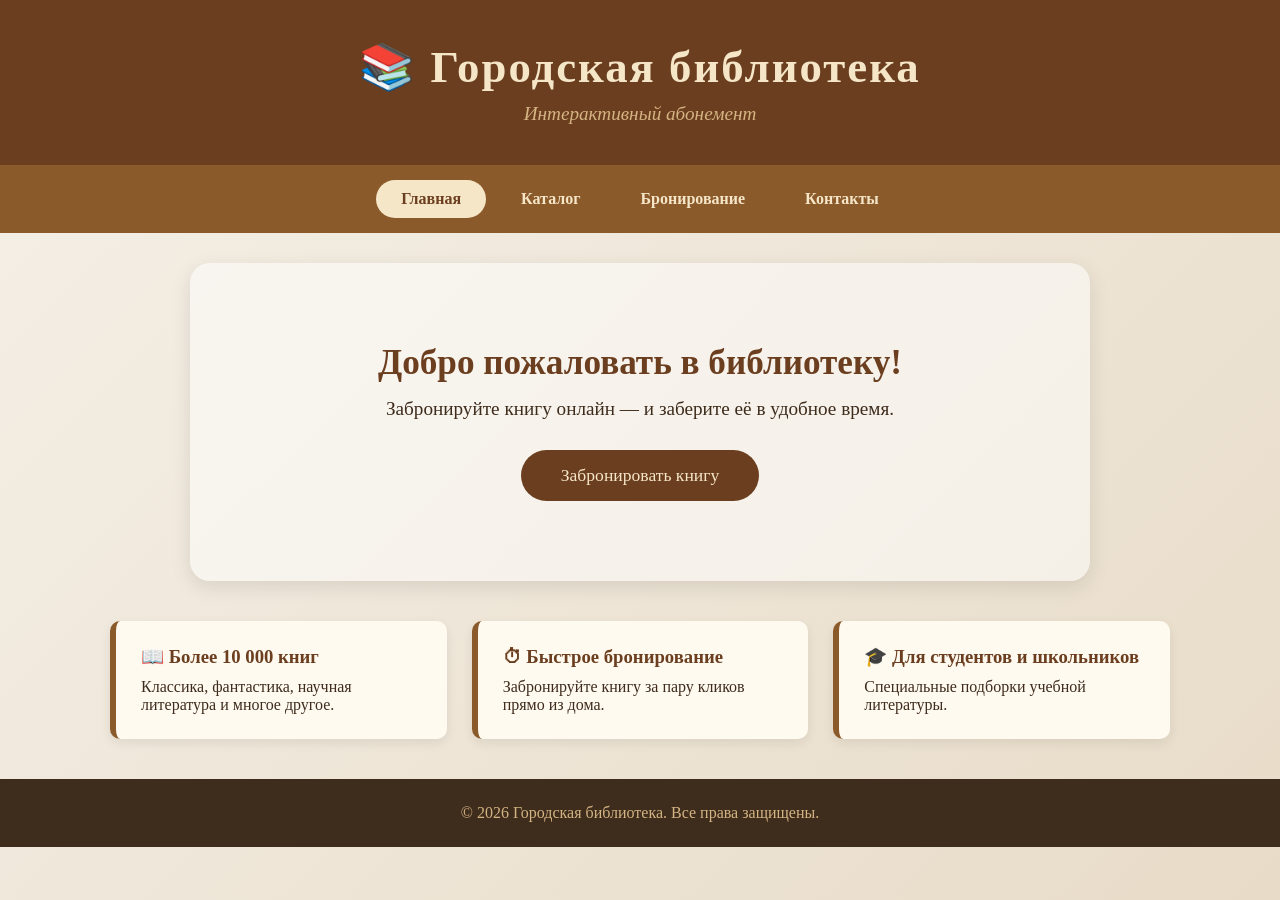
<file: index.html>
<!DOCTYPE html>
<html lang="ru">
<head>
    <meta charset="UTF-8">
    <title>Библиотека — Главная</title>
    <link rel="stylesheet" href="css/main.css">
</head>
<body>
    <header id="main-header">
        <h1>📚 Городская библиотека</h1>
        <p class="subtitle">Интерактивный абонемент</p>
    </header>

    <nav class="menu">
        <a href="index.html" class="active">Главная</a>
        <a href="catalog.html">Каталог</a>
        <a href="booking.html">Бронирование</a>
        <a href="contacts.html">Контакты</a>
    </nav>

    <main>
        <section class="hero">
            <h2>Добро пожаловать в библиотеку!</h2>
            <p>Забронируйте книгу онлайн — и заберите её в удобное время.</p>
            <a href="booking.html" class="btn">Забронировать книгу</a>
        </section>

        <section class="features">
            <div class="card">
                <h3>📖 Более 10 000 книг</h3>
                <p>Классика, фантастика, научная литература и многое другое.</p>
            </div>
            <div class="card">
                <h3>⏱ Быстрое бронирование</h3>
                <p>Забронируйте книгу за пару кликов прямо из дома.</p>
            </div>
            <div class="card">
                <h3>🎓 Для студентов и школьников</h3>
                <p>Специальные подборки учебной литературы.</p>
            </div>
        </section>
    </main>

    <footer>
        <p>&copy; 2026 Городская библиотека. Все права защищены.</p>
    </footer>
</body>
</html>
</file>
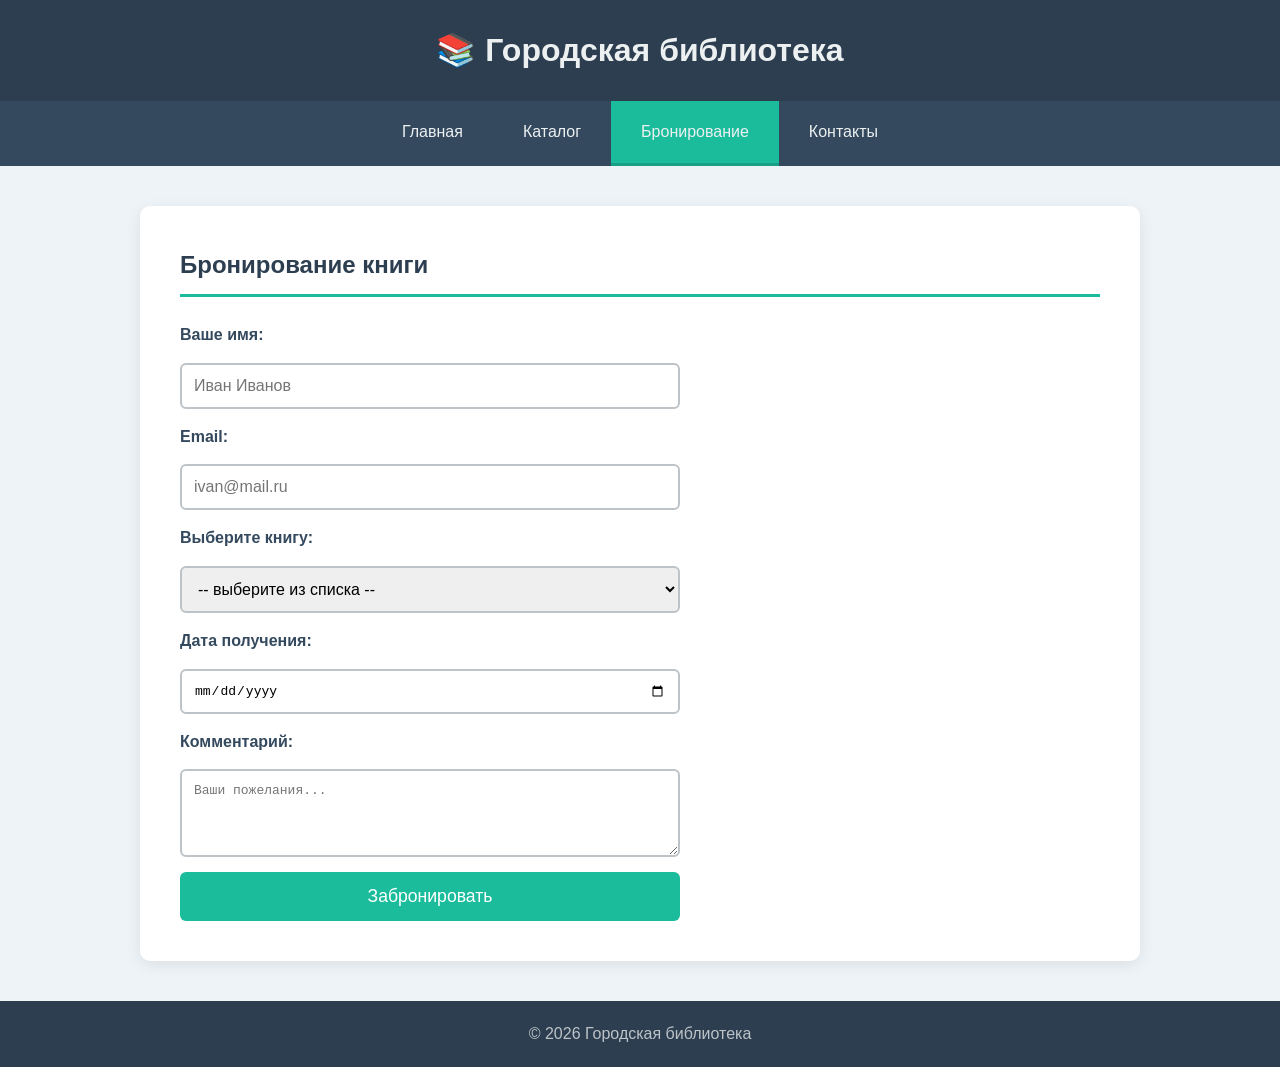
<file: booking.html>
<!DOCTYPE html>
<html lang="ru">
<head>
    <meta charset="UTF-8">
    <title>Бронирование книги</title>
    <link rel="stylesheet" href="css/inner.css">
</head>
<body>
    <header id="main-header">
        <h1>📚 Городская библиотека</h1>
    </header>

    <nav class="menu">
        <a href="index.html">Главная</a>
        <a href="catalog.html">Каталог</a>
        <a href="booking.html" class="active">Бронирование</a>
        <a href="contacts.html">Контакты</a>
    </nav>

    <main>
        <h2>Бронирование книги</h2>
        <form class="booking-form" action="#" method="post">
            <label for="name">Ваше имя:</label>
            <input type="text" id="name" name="name" placeholder="Иван Иванов" required>

            <label for="email">Email:</label>
            <input type="email" id="email" name="email" placeholder="ivan@mail.ru" required>

            <label for="book">Выберите книгу:</label>
            <select id="book" name="book" required>
                <option value="">-- выберите из списка --</option>
                <option>Мастер и Маргарита</option>
                <option>Война и мир</option>
                <option>Евгений Онегин</option>
                <option>Сто лет одиночества</option>
            </select>

            <label for="date">Дата получения:</label>
            <input type="date" id="date" name="date" required>

            <label for="comment">Комментарий:</label>
            <textarea id="comment" name="comment" rows="4" placeholder="Ваши пожелания..."></textarea>

            <button type="submit" class="btn">Забронировать</button>
        </form>
    </main>

    <footer>
        <p>&copy; 2026 Городская библиотека</p>
    </footer>
</body>
</html>
</file>
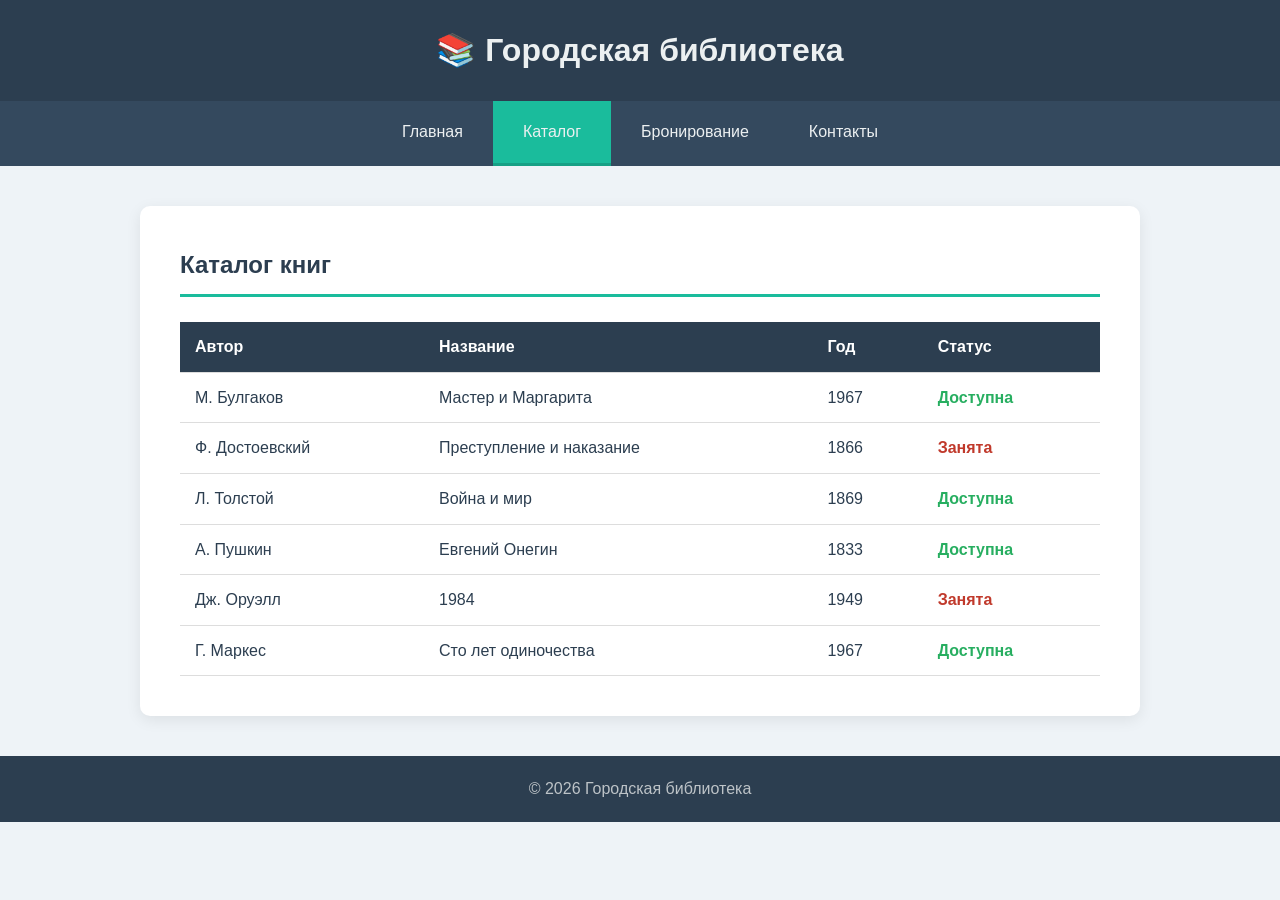
<file: catalog.html>
<!DOCTYPE html>
<html lang="ru">
<head>
    <meta charset="UTF-8">
    <title>Каталог книг</title>
    <link rel="stylesheet" href="css/inner.css">
</head>
<body>
    <header id="main-header">
        <h1>📚 Городская библиотека</h1>
    </header>

    <nav class="menu">
        <a href="index.html">Главная</a>
        <a href="catalog.html" class="active">Каталог</a>
        <a href="booking.html">Бронирование</a>
        <a href="contacts.html">Контакты</a>
    </nav>

    <main>
        <h2>Каталог книг</h2>
        <table class="books-table">
            <thead>
                <tr>
                    <th>Автор</th>
                    <th>Название</th>
                    <th>Год</th>
                    <th>Статус</th>
                </tr>
            </thead>
            <tbody>
                <tr>
                    <td>М. Булгаков</td>
                    <td>Мастер и Маргарита</td>
                    <td>1967</td>
                    <td class="available">Доступна</td>
                </tr>
                <tr>
                    <td>Ф. Достоевский</td>
                    <td>Преступление и наказание</td>
                    <td>1866</td>
                    <td class="busy">Занята</td>
                </tr>
                <tr>
                    <td>Л. Толстой</td>
                    <td>Война и мир</td>
                    <td>1869</td>
                    <td class="available">Доступна</td>
                </tr>
                <tr>
                    <td>А. Пушкин</td>
                    <td>Евгений Онегин</td>
                    <td>1833</td>
                    <td class="available">Доступна</td>
                </tr>
                <tr>
                    <td>Дж. Оруэлл</td>
                    <td>1984</td>
                    <td>1949</td>
                    <td class="busy">Занята</td>
                </tr>
                <tr>
                    <td>Г. Маркес</td>
                    <td>Сто лет одиночества</td>
                    <td>1967</td>
                    <td class="available">Доступна</td>
                </tr>
            </tbody>
        </table>
    </main>

    <footer>
        <p>&copy; 2026 Городская библиотека</p>
    </footer>
</body>
</html>
</file>
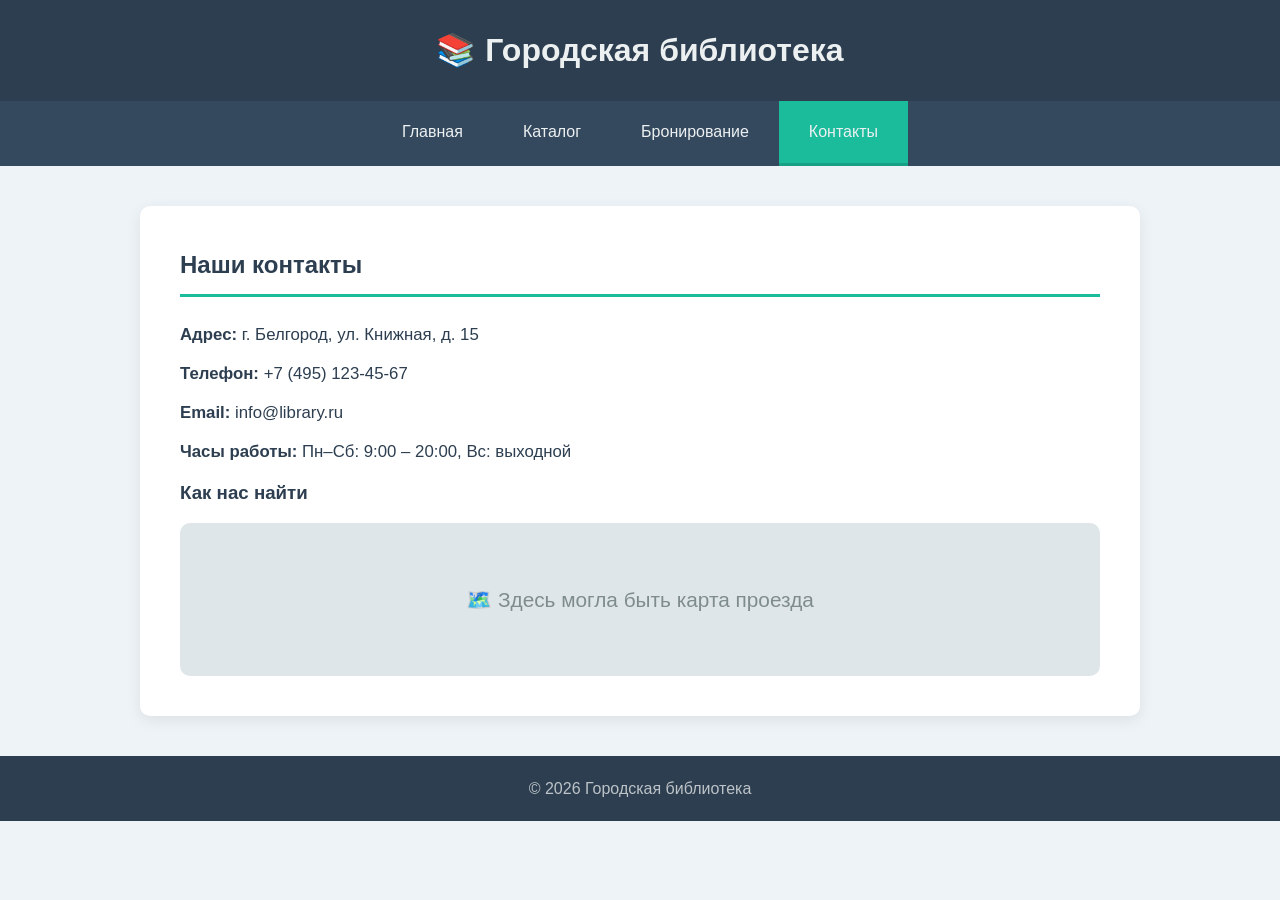
<file: contacts.html>
<!DOCTYPE html>
<html lang="ru">
<head>
    <meta charset="UTF-8">
    <title>Контакты</title>
    <link rel="stylesheet" href="css/inner.css">
</head>
<body>
    <header id="main-header">
        <h1>📚 Городская библиотека</h1>
    </header>

    <nav class="menu">
        <a href="index.html">Главная</a>
        <a href="catalog.html">Каталог</a>
        <a href="booking.html">Бронирование</a>
        <a href="contacts.html" class="active">Контакты</a>
    </nav>

    <main>
        <h2>Наши контакты</h2>
        <div class="contact-info">
            <p><strong>Адрес:</strong> г. Белгород, ул. Книжная, д. 15</p>
            <p><strong>Телефон:</strong> +7 (495) 123-45-67</p>
            <p><strong>Email:</strong> info@library.ru</p>
            <p><strong>Часы работы:</strong> Пн–Сб: 9:00 – 20:00, Вс: выходной</p>
        </div>

        <h3>Как нас найти</h3>
        <p class="map-placeholder">🗺️ Здесь могла быть карта проезда</p>
    </main>

    <footer>
        <p>&copy; 2026 Городская библиотека</p>
    </footer>
</body>
</html>
</file>
<file: css/main.css>
* {
    margin: 0;
    padding: 0;
    box-sizing: border-box;
}

body {
    font-family: 'Georgia', serif;
    background: linear-gradient(135deg, #f5f0e8 0%, #e8dcc8 100%);
    color: #3e2c1c;
    min-height: 100vh;
}

#main-header {
    background: #6b3e1f;
    color: #f5e6c8;
    text-align: center;
    padding: 40px 20px;
    box-shadow: 0 4px 10px rgba(0,0,0,0.2);
}

#main-header h1 {
    font-size: 2.8em;
    letter-spacing: 2px;
}

.subtitle {
    font-style: italic;
    margin-top: 10px;
    font-size: 1.2em;
    color: #d4b483;
}

.menu {
    display: flex;
    justify-content: center;
    gap: 10px;
    background: #8b5a2b;
    padding: 15px;
}

.menu a {
    color: #f5e6c8;
    text-decoration: none;
    padding: 10px 25px;
    border-radius: 25px;
    font-weight: bold;
    transition: all 0.3s;
}

.menu a:hover {
    background: #d4a373;
    color: #3e2c1c;
    transform: translateY(-3px);
}

.menu a.active {
    background: #f5e6c8;
    color: #6b3e1f;
}

.hero {
    text-align: center;
    padding: 80px 20px;
    background: rgba(255, 255, 255, 0.5);
    margin: 30px auto;
    max-width: 900px;
    border-radius: 20px;
    box-shadow: 0 6px 20px rgba(0,0,0,0.1);
}

.hero h2 {
    font-size: 2.2em;
    margin-bottom: 15px;
    color: #6b3e1f;
}

.hero p {
    font-size: 1.2em;
    margin-bottom: 30px;
}

.btn {
    display: inline-block;
    background: #6b3e1f;
    color: #f5e6c8;
    padding: 15px 40px;
    border-radius: 30px;
    text-decoration: none;
    font-size: 1.1em;
    transition: all 0.3s;
    border: none;
    cursor: pointer;
}

.btn:hover {
    background: #8b5a2b;
    transform: scale(1.05);
    box-shadow: 0 5px 15px rgba(107, 62, 31, 0.4);
}

.features {
    display: flex;
    justify-content: center;
    gap: 25px;
    flex-wrap: wrap;
    max-width: 1100px;
    margin: 40px auto;
    padding: 0 20px;
}

.card {
    background: #fffaf0;
    border-left: 6px solid #8b5a2b;
    padding: 25px;
    flex: 1 1 280px;
    border-radius: 10px;
    box-shadow: 0 4px 12px rgba(0,0,0,0.08);
    transition: transform 0.3s;
}

.card:hover {
    transform: translateY(-8px);
    box-shadow: 0 10px 25px rgba(0,0,0,0.15);
}

.card h3 {
    color: #6b3e1f;
    margin-bottom: 10px;
}

footer {
    text-align: center;
    padding: 25px;
    background: #3e2c1c;
    color: #d4b483;
    margin-top: 40px;
}
</file>
<file: css/inner.css>
* {
    margin: 0;
    padding: 0;
    box-sizing: border-box;
}

body {
    font-family: 'Arial', sans-serif;
    background: #eef3f7;
    color: #2c3e50;
    line-height: 1.6;
}

#main-header {
    background: #2c3e50;
    color: #ecf0f1;
    text-align: center;
    padding: 25px;
}

#main-header h1 {
    font-size: 2em;
}

.menu {
    display: flex;
    justify-content: center;
    background: #34495e;
    padding: 0;
}

.menu a {
    color: #ecf0f1;
    text-decoration: none;
    padding: 18px 30px;
    transition: background 0.3s;
    border-bottom: 3px solid transparent;
}

.menu a:hover {
    background: #1abc9c;
    border-bottom: 3px solid #16a085;
}

.menu a.active {
    background: #1abc9c;
    border-bottom: 3px solid #16a085;
}

main {
    max-width: 1000px;
    margin: 40px auto;
    background: #ffffff;
    padding: 40px;
    border-radius: 10px;
    box-shadow: 0 4px 15px rgba(0,0,0,0.08);
}

main h2 {
    color: #2c3e50;
    margin-bottom: 25px;
    border-bottom: 3px solid #1abc9c;
    padding-bottom: 10px;
}

/* Таблица каталога */
.books-table {
    width: 100%;
    border-collapse: collapse;
}

.books-table th,
.books-table td {
    padding: 12px 15px;
    text-align: left;
    border-bottom: 1px solid #ddd;
}

.books-table th {
    background: #2c3e50;
    color: #fff;
}

.books-table tr:hover {
    background: #f1f9f7;
}

.available {
    color: #27ae60;
    font-weight: bold;
}

.busy {
    color: #c0392b;
    font-weight: bold;
}

/* Форма бронирования */
.booking-form {
    display: flex;
    flex-direction: column;
    gap: 15px;
    max-width: 500px;
}

.booking-form label {
    font-weight: bold;
    color: #34495e;
}

.booking-form input,
.booking-form select,
.booking-form textarea {
    padding: 12px;
    border: 2px solid #bdc3c7;
    border-radius: 6px;
    font-size: 1em;
    transition: border-color 0.3s;
}

.booking-form input:focus,
.booking-form select:focus,
.booking-form textarea:focus {
    border-color: #1abc9c;
    outline: none;
}

.booking-form .btn {
    background: #1abc9c;
    color: #fff;
    padding: 14px;
    border: none;
    border-radius: 6px;
    font-size: 1.1em;
    cursor: pointer;
    transition: background 0.3s;
}

.booking-form .btn:hover {
    background: #16a085;
}

/* Контакты */
.contact-info p {
    margin-bottom: 12px;
    font-size: 1.05em;
}

.map-placeholder {
    background: #dfe6e9;
    padding: 60px;
    text-align: center;
    font-size: 1.3em;
    color: #7f8c8d;
    border-radius: 10px;
    margin-top: 15px;
}

footer {
    text-align: center;
    padding: 20px;
    background: #2c3e50;
    color: #bdc3c7;
    margin-top: 40px;
}
</file>
